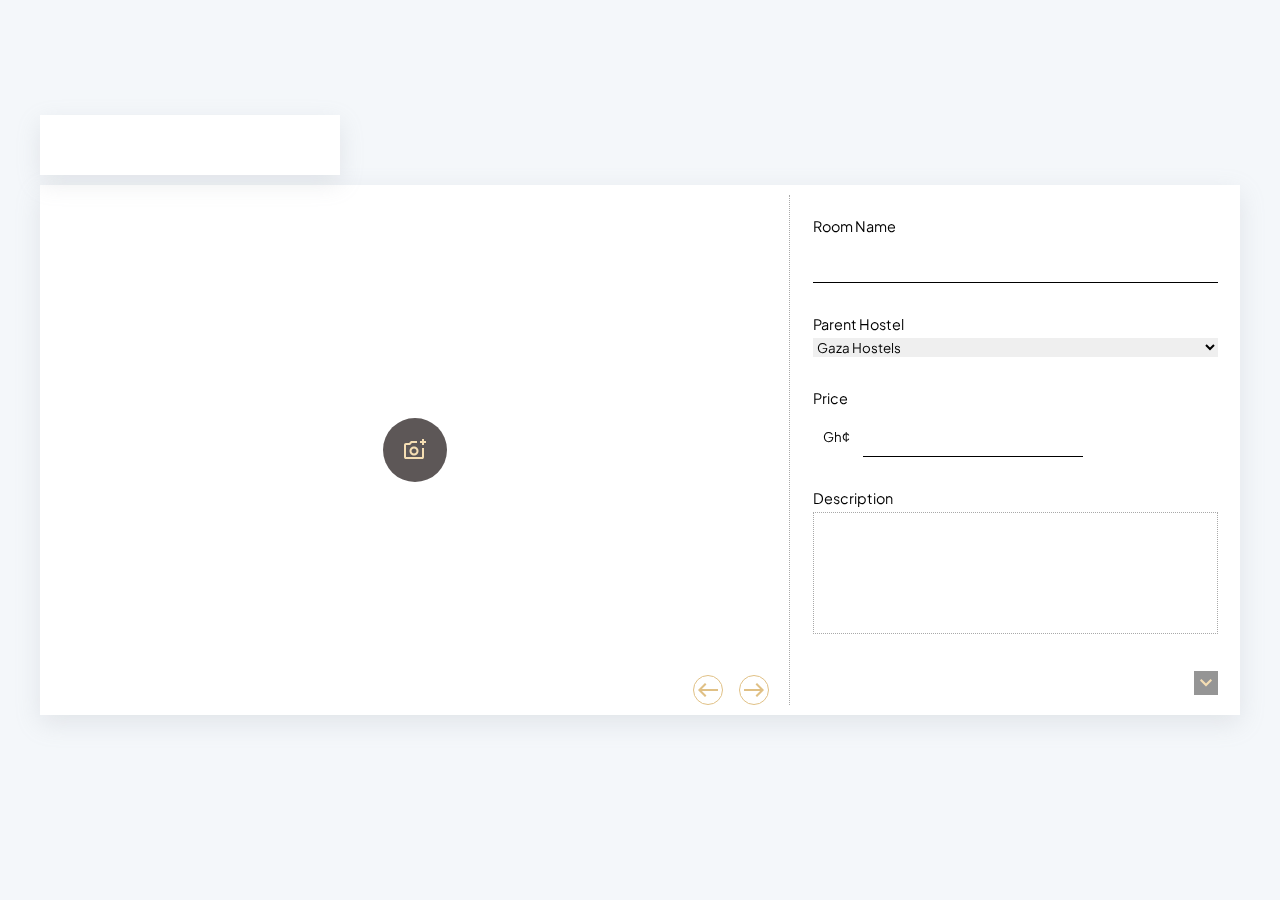
<file: add_room.html>
<!DOCTYPE html>
<html lang="en">
<head>
  <meta charset="UTF-8">
  <meta http-equiv="X-UA-Compatible" content="IE=edge">
  <meta name="viewport" content="width=device-width, initial-scale=1.0">
  <link rel="stylesheet" href="https://cdn.jsdelivr.net/npm/swiper@9/swiper-bundle.min.css" />
  <link rel="stylesheet"
    href="https://fonts.googleapis.com/css2?family=Material+Symbols+Outlined:opsz,wght,FILL,GRAD@48,300,0,0" />
  <link rel="stylesheet" href="css/base.css">
  <link rel="stylesheet" href="css/add_room.css">
  <title>Document</title>
</head>
<body>
  <section class="page">
    
    <form method="post">
      <section class="image_box_swiper swiper">
        <div class="swiper-wrapper">
          <label class="swiper-slide" for="image1"> 
            <input type="file" accept="image/*" id="image1" name="image1" required>
            <div class="add_box material-symbols-outlined">
              add_a_photo
            </div> 
          </label>
          <label class="swiper-slide" for="image2"> 
            <input type="file" accept="image/*" id="image2" name="image2" required>
            <div class="add_box material-symbols-outlined">
              add_a_photo
            </div> 
          </label>
          <label class="swiper-slide" for="image3"> 
            <input type="file" accept="image/*" id="image3" name="image3" required>
            <div class="add_box material-symbols-outlined">
              add_a_photo
            </div> 
          </label>
            <input type="file" accept="image/*" id="image3" name="image3">
            <div class="add_box material-symbols-outlined">
              add_a_photo
            </div> 
          </label>
        </div>
        <nav>
          <button type="button" class="material-symbols-outlined image_box_swiper_prev">west</button>
          <button type="button" class="material-symbols-outlined image_box_swiper_next">east</button>
        </nav>
      </section>
      <section class="image_box_swiper_thumb swiper">
        <div class="swiper-wrapper">
          <div class="swiper-slide"></div>
          <div class="swiper-slide"></div>
          <div class="swiper-slide"></div>
        </div>
      </section>
      <section class="info_box_swiper swiper">
        <div class="swiper-wrapper">
          <div class="swiper-slide">
            <div class="info_box">
              <div class="input_field">
                <span>Room Name</span>
                <input type="text" required>
              </div>
              <div class="input_field">
                <span>Parent Hostel</span>
                <select required>
                  <option value="">Gaza Hostels</option>
                  <option value="">Whitpalm</option>
                </select>
              </div>
              <div class="input_field">
                <span>Price</span>
                <div id="num_box">
                  <small>Gh¢</small>
                  <input type="number" min="500" max="50000" required>
                </div>
              </div>
              <div class="input_field">
                <span>Description</span>
                <textarea name="" id="" cols="30" rows="10"></textarea>
              </div>
              <button type="button" class="material-symbols-outlined info_box_swiper_next">expand_more</button>
            </div>
          </div>
          <div class="swiper-slide">
            <div class="info_box">
              <div class="facility_box">
                <span id="check_nav">Check all</span>
                <label >
                  <input type="checkbox">
                  <div>Air Conditioner</div>
                </label>
                <label >
                  <input type="checkbox">
                  <div>Kitchen</div>
                </label>
                <label >
                  <input type="checkbox">
                  <div>Study Station</div> 
                </label>
                <label >
                  <input type="checkbox">
                  <div>Laundry Services</div>
                </label>
                <label >
                  <input type="checkbox">
                  <div>Delivery Services</div>
                </label>
                <label >
                  <input type="checkbox">
                  <div>Unique Room design</div>
                </label>
                <label>
                  <input type="checkbox">
                  <div>Tv with Decoder</div>
                </label>
                <label>
                  <input type="checkbox">
                  <div>Self Metred</div>
                </label>
                <button type="submit"> + ADD</button>
              </div>

              <style>
                #check_nav{
                  background: rgb(69, 202, 255);
                  color: white;
                  padding: 5px;
                  cursor: pointer;
                }
                .facility_box{
                  display: flex;
                  gap: 1rem;
                  flex-direction: column;
                  align-items: flex-start;
                }
                .facility_box label{
                  display: flex;
                  gap: 0.4rem;
                }
                .facility_box button[type='submit']{
                  padding: 10px;
                  display: flex;
                  align-items: center;
                  justify-content: center;
                  background: #59e3a7;
                  color: white;
                }
              </style>
              <button type="button" class="material-symbols-outlined info_box_swiper_prev">expand_less</button>
            </div>
          </div>
        </div>
      </section>
    </form>
  </section>


  <script>
    const image_in = document.querySelectorAll('.image_box_swiper label input')
    const image_out = document.querySelectorAll('.image_box_swiper label')
    const image_out_thumb = document.querySelectorAll('.image_box_swiper_thumb .swiper-slide')

    image_in.forEach((inp,i)=>{
      inp.onchange =()=>{
        var [image_obj] = inp.files
        var image_url = URL.createObjectURL(image_obj)
        image_out[i].style.backgroundImage = `url(${image_url})`
        image_out_thumb[i].style.backgroundImage = `url(${image_url})`
      }
    })
    
  </script>
  <script>
    const check_nav = document.getElementById('check_nav')
    const checkBoxes = document.querySelectorAll('.facility_box input')
    check_nav.onclick =()=>{
      checkBoxes.forEach(el=>{
        el.checked = true
      })
    }
  </script>

  <script src="https://cdn.jsdelivr.net/npm/swiper@9/swiper-bundle.min.js"></script>
  <script>
    var image_box_swiper_thumb = new Swiper('.image_box_swiper_thumb',{
      loop: false,
      slidesPerView : 3,
      spaceBetween : 3
    })

    var image_box_swiper = new Swiper('.image_box_swiper',{
      loop:false,
      navigation: {
        nextEl: '.image_box_swiper_next',
        prevEl: '.image_box_swiper_prev',
      },
      speed : 1000,
      thumbs : {
        swiper : image_box_swiper_thumb
      }
    });

    var info_box_swiper = new Swiper('.info_box_swiper',{
      loop:false,
      direction: 'vertical',
      navigation: {
        nextEl: '.info_box_swiper_next',
        prevEl: '.info_box_swiper_prev',
      },
      speed : 1000,
    });
  </script>
</body>
</html>
</file>
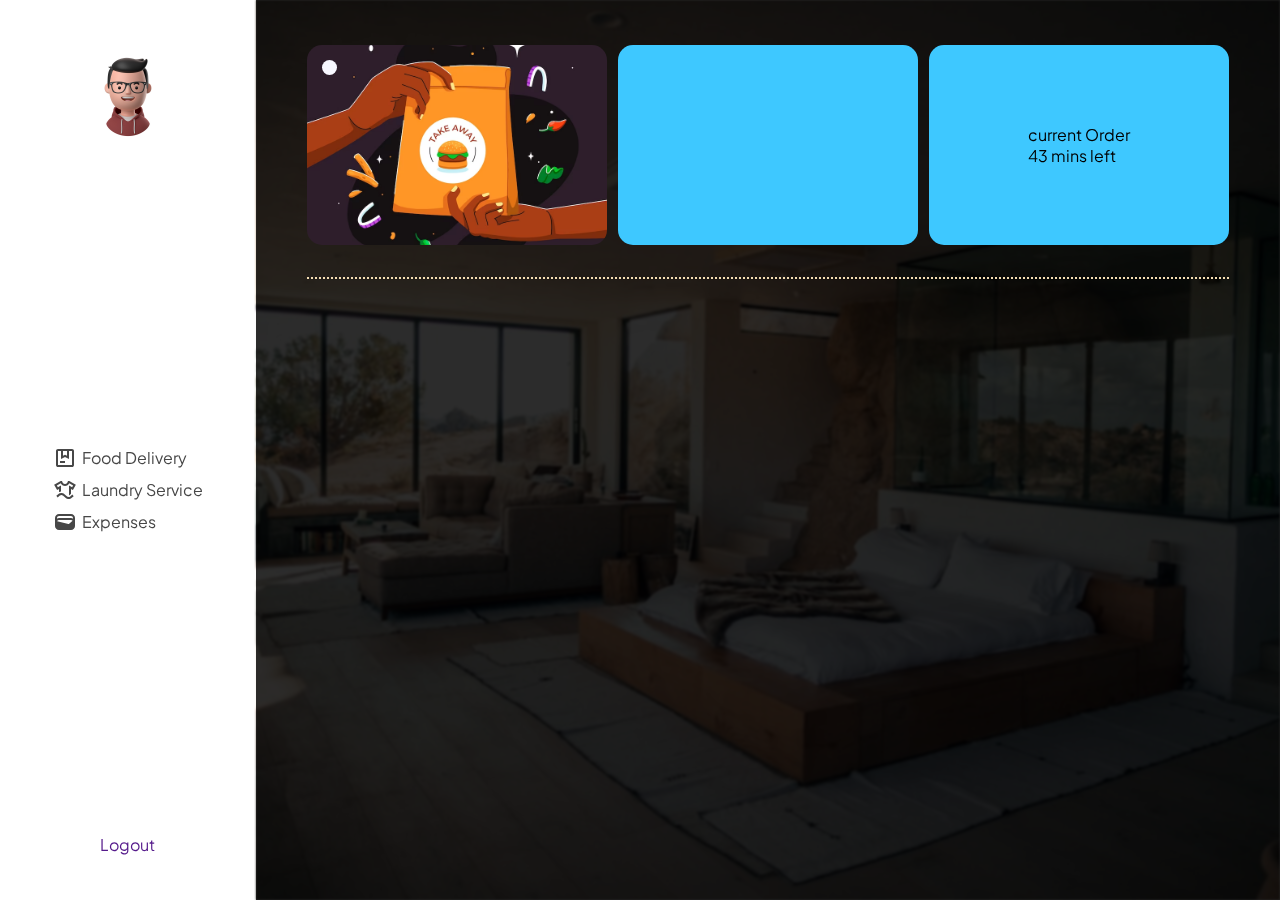
<file: my_room.html>
<!DOCTYPE html>
<html lang="en">
<head>
  <meta charset="UTF-8">
  <meta http-equiv="X-UA-Compatible" content="IE=edge">
  <link rel="stylesheet"  href="https://fonts.googleapis.com/css2?family=Material+Symbols+Outlined:opsz,wght,FILL,GRAD@48,300,0,0" />
  <meta name="viewport" content="width=device-width, initial-scale=1.0">
  <link rel="stylesheet" href="css/base.css">
  <title>Document</title>
</head>
<body>
  <section class="page">
    <Section class="sideBar">
      <header>
        <div></div>
      </header>
      <nav>
        <a href=""><i class="material-symbols-outlined">package</i> Food Delivery</a>
        <a href=""><i class="material-symbols-outlined">laundry</i> Laundry Service</a>
        <a href=""><i class="material-symbols-outlined">wallet</i> Expenses</a>
      </nav>
      <footer>
        <a href="">Logout</a>
      </footer>
    </Section>
    <section class="main">
      <div class="bg"></div>
      <div class="fg">
        <div class="main_top">
          <div class="box" style="background-image: url(images/take_away.avif);">
            <div>
              <span>ORDER A MEAL</span>
            </div>
            <p>
            </p>
          </div>
          <div class="box"></div>
          <div class="box">
            current Order  <br>
            43 mins left
          </div>
        </div>
        <hr>
      </div>

    </section>
  </section>
</body>
</html>
<style>
  .main_top{
    width: 100%;
    display: flex;
    justify-content: space-between;
  }
  .main_top .box{
    width: 300px;
    height: 200px;
    background: rgb(62, 200, 255);
    background-position: center;
    background-size: cover;
    position: relative;
    cursor: pointer;
    display: flex;
    align-items: center;
    justify-content: center;
    border-radius: 15px;
    overflow: hidden;
  }
  .main_top .box div{
    z-index: 10;
    opacity: 0;
    transition: 0.3s ease;
  }
  .main_top span{
    font-size: 1.3rem;
    /* font-family: 'Alegreya Sans SC', sans-serif; */
  }
  .main_top .box p{
    position: absolute;
    height: 15px;
    width: 15px;
    border-radius: 50%;
    top: 15px;
    background: ghostwhite;
    transition: 0.3s ease;
    left: 15px;
  }
  .main_top .box:hover p{
    scale: 42;
    z-index: 5;
    /* width: 100%; */
  }
  .main_top .box:hover p span{
    display: flex;
  }
  .main_top .box:hover div{
    opacity: 1;
  }
  .fg{
    display: flex;
    flex-direction: column;
    gap: 2rem;
  }
  .main hr{
    width: 100%;
    border-top: 2px dotted wheat;
  }
</style>

<style>
  .page{
    align-items: flex-end;
  }
  .sideBar{
    position: fixed;
    top: 0;
    left: 0;
    width: 18%;
    height: 90vh;
    padding: 5vh 1%;
    display: flex;
    flex-direction: column;
    align-items: center;
    justify-content: space-between;
  }
  .sideBar header div{
    width: 100px;
    height: 100px;
    background-image: url(images/3d-avatar-male_lg.webp);
    background-position: center;
    background-size: cover;
    border-radius: 50%;
  }
  .sideBar nav{
    display: flex;
    flex-direction: column;
    gap: 0.5rem;
    /* align-items: center; */
  }
  .sideBar nav a{
    display: flex;
    color: rgb(71, 71, 71);
    align-items: center;
    gap: 0.3rem;
  }
  .main{
    width: 75%;
    height: 90vh;
    position: relative;
    padding: 5vh 2.5%;
    z-index: 100;
  }
  .main .bg,.main .fg{
    height: 90%;
    width: 90%;
    padding: 5vh 5%;
    position: absolute;
    left: 0;
    top: 0;
    /* background: black; */
    
  }
  .main .bg{
    background-image: url(images/room1.jpg);
    background-position: center;
    background-size: cover;
    filter: blur(1.3px);
  }
  .main .fg{
    background: rgba(0, 0, 0, 0.822);
  }
  
</style>
</file>
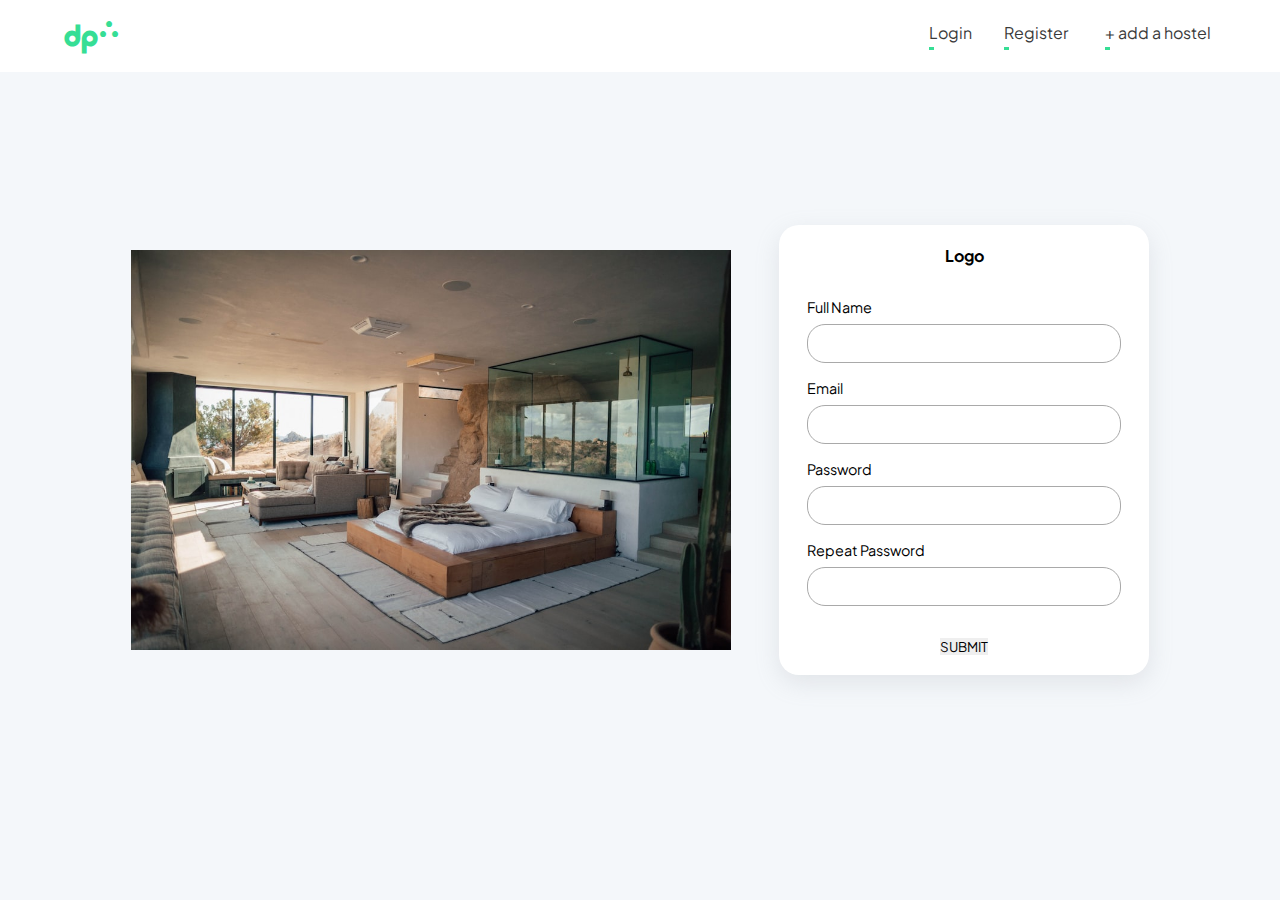
<file: register.html>
<!DOCTYPE html>
<html lang="en">

<head>
  <meta charset="UTF-8">
  <meta http-equiv="X-UA-Compatible" content="IE=edge">
  <meta name="viewport" content="width=device-width, initial-scale=1.0">
  <link rel="stylesheet"
    href="https://fonts.googleapis.com/css2?family=Material+Symbols+Outlined:opsz,wght,FILL,GRAD@48,300,0,0" />
  <link rel="stylesheet" href="css/base.css">
  <link rel="stylesheet" href="css/nav.css">
  <link rel="stylesheet" href="css/register.css">
  <title>Document</title>
</head>

<body>
  <section class="page">
    <nav class="head_nav">
      <h1>dp <i class="material-symbols-outlined">atr</i></h1>
      <div>
        <a href="login.html">Login <span></span></a>
        <a href="register.html">Register <span></span></a>
        <a href="add_hostel.html" id="add">+ add a hostel <span></span></a>
      </div>
      <button type="button" class="material-symbols-outlined" id="head_nav_tag">navigate_next</button>
    </nav>
    <section class="form_box">
      <div class="form_box_left"></div>
      <form class="form_box_right">
        <strong>Logo</strong>
        <div class="input_box">
          <div class="input_field">
            <span>Full Name</span>
            <input type="text" name="full_name">
          </div>
          <div class="input_field">
            <span>Email</span>
            <input type="email" name="email">
          </div>
          <div class="input_field">
            <span>Password</span>
            <input type="password" name="password">
          </div>
          <div class="input_field">
            <span>Repeat Password</span>
            <input type="password" name="repeat_password">
          </div>
        </div>
        <button>SUBMIT</button>
      </form>
      <!-- <script src="https://cdn.jsdelivr.net/npm/swiper@9/swiper-bundle.min.js"></script> -->
      <script src="js/nav.js"></script>
</body>

</html>
</file>
<file: css/base.css>
@import url('https://fonts.googleapis.com/css2?family=Baloo+2&family=Commissioner&family=Martel+Sans&display=swap');
@import url('https://fonts.googleapis.com/css2?family=Alegreya+Sans+SC&display=swap');
@import url('https://fonts.googleapis.com/css2?family=Alegreya+SC&display=swap');
@import url('https://fonts.googleapis.com/css2?family=Poppins&display=swap');
@import url('https://fonts.googleapis.com/css2?family=Bebas+Neue&display=swap');
@import url('https://fonts.googleapis.com/css2?family=Plus+Jakarta+Sans&display=swap');



@font-face {
    font-family: 'DessauProDrei';
    src: url('DessauProDrei.woff') format('woff');
    font-weight: normal;
    font-style: normal;
  }
* {
    margin: 0;
    padding: 0;
    border: none;
    outline: none;
    text-decoration: none;
    font-family: 'Poppins', sans-serif;
    font-family: 'Plus Jakarta Sans', sans-serif;
    scroll-behavior: smooth;
}
:root {
    --uni_width: 90%;
    --uni_padding: 0 5%;
}
.page {
    position: relative;
    width: 100%;
    display: flex;
    flex-direction: column;
    justify-content: center;
    align-items: center;
}

h1{
    font-family: 'DessauProDrei';
}
</file>
<file: css/add_room.css>
.page{
  min-height: 100vh;
  background: #f4f7fa;
}
form{
  width: 1200px;
  position: relative;
  background: white;
  align-items: center;
  display: flex;
  box-shadow: rgba(149, 157, 165, 0.2) 0px 8px 24px;
}
.image_box_swiper_thumb{
  height: 60px;
  width: 300px;
  position: absolute;
  left: 0px;
  top: -70px;
  background: white;
  box-shadow: rgba(149, 157, 165, 0.2) 0px 8px 24px;
}
.image_box_swiper{
  width: 750px;
  height: 530px;
  
}
.image_box_swiper .swiper-slide{
  width: 100%;
}

.image_box_swiper nav{
  position: absolute;
  bottom: 10px;
  right: 20px;
  z-index: 10;
  gap: 1rem;
  display: flex;
}
.image_box_swiper nav button{
  width: 30px;
  height: 30px;
  display: flex;
  align-items: center;
  justify-content: center;
  background: transparent;
  border-radius: 50%;
  border: 1px solid rgb(224, 192, 133);
  color: rgb(224, 192, 133);
}
.info_box_swiper{
  border-left: 1px dotted darkgray;
  height: 510px;
  width: 450px;
}
.info_box_swiper .swiper-slide{
  width: 100%;
  height: 100%;
  display: flex;
  justify-content: center;
}
.info_box_swiper .info_box{
  width: 90%;
  padding: 5% 5%;
  height: 90%;
}

.info_box{
  display: flex;
  flex-direction: column;
  gap: 2rem;
}
.info_box .input_field{
  display: flex;
  flex-direction: column;
  gap: 0.3rem;
}
.info_box .input_field span{
  font-size: 0.9rem;
}
.info_box .input_field input[type='text']{
  border-bottom: 1px solid black;
  font-size: 1.1rem;
  padding: 10px;
}
.info_box .input_field #num_box small{
  padding: 10px;
  border-radius: 8px 0 0 8px;
}
.info_box .input_field #num_box input{
  border-bottom: 1px solid black;
  padding: 10px;
  width: 200px;
  font-size: 1.2rem;
}
.info_box .input_field #num_box input::-webkit-inner-spin-button{
  display: none;
}
textarea{
  resize: none;
  padding: 10px;
  height: 100px;
  border: 1px dotted darkgray;    
}
.info_box button[type='button']{
  position: absolute;
  display: flex;
  cursor: pointer;
  align-items: center;
  justify-content: center;
  background: rgba(0, 0, 0, 0.416);
  color: wheat;
}
.info_box .info_box_swiper_next{
  right: 5%;
  bottom: 10px;
}
.info_box .info_box_swiper_prev{
  right: 5%;
  top: 10px;
}
.image_box_swiper label{
  display: flex;
  flex-direction: column;
  align-items: center;
  justify-content: center;
}
.swiper-slide{
  background-position: center;
  background-size: cover;
}
.image_box_swiper label div{
  display: flex;
  align-items: center;
  flex-direction: column;
  padding: 20px;
  background: rgba(45, 37, 37, 0.774);
  color: wheat;
  border-radius: 50%;
}
.image_box_swiper_thumb .swiper-slide{
  filter: brightness(50%);
}
.image_box_swiper_thumb .swiper-slide-thumb-active{
  filter: brightness(100%);
}
.image_box_swiper label input{
  height: 1px;
  width: 1px;
  position: absolute;
  /* visibility: hidden; */
  /* display: none; */
}

@media all and (max-width:1200px){
  form{
    flex-direction: column;
    width: 100%;
    padding: 10px 0;
    gap: 1rem;
  }
  .image_box_swiper,.info_box_swiper{
    width: 85%;
    border: 1px dotted darkgray;
  }
  .image_box_swiper_thumb{
    top: 10px;
    left: 10%;
  }
}
@media all and (max-width:800px){
  .image_box_swiper_thumb{
    display: none;
  }
  .image_box_swiper{
    height: 350px;
  }
}
</file>
<file: css/nav.css>
.head_nav {
  width: var(--uni_width);
  padding: var(--uni_padding);
  min-height: 8vh;
  display: flex;
  align-items: center;
  justify-content: space-between;
  background: white;
}
.head_nav h1{
  font-size: 2rem;
  display: flex;
  color: #36de95;
  align-items: flex-start;
}
.head_nav div {
  display: flex;
  align-items: center;
  gap: 2rem;
}

.head_nav div #add {
  padding: 5px;
  display: flex;
  justify-content: center;
  border-radius: 40px;
}
.head_nav div a{
  display: flex;
  flex-direction: column;
  gap: 0.2rem 0;
  color: rgb(58, 58, 58);
  align-items: flex-start;
}

.head_nav div a span{
  display: block;
  height: 3px;
  width: 5px;
  transition: 0.4s ease;
  background: #36de95;
}
.head_nav div a:hover span{
  width: 100%;
}

#head_nav_tag {
  display: none;
}


@media all and (max-width:1100px){
  .head_nav {
    width: auto;
    flex-direction: column;
    position: absolute;
    top: 0;
    left: 0;
    left: -176px;
    z-index: 100;
    gap: 1rem;
    padding: 20px 30px;
    transition: 0.4s ease;
    background: white;
  }

  .head_nav.change {
    left: 0;
  }

  #head_nav_tag {
    display: flex;
    position: absolute;
    left: 100%;
    display: flex;
    align-items: center;
    justify-content: center;
    font-weight: 600;
    cursor: pointer;
    padding: 3px;
    font-size: 1.8rem;
    background: wheat;
    top: 0;
  }

  .head_nav div {
    gap: 1rem;
    flex-direction: column;
  }
}
</file>
<file: css/register.css>
:root{
  --background_image : url(../images/room1.jpg);
}
.page{
  background: #f4f7fa !important;
}
.head_nav{
  position: absolute !important;
  top: 0;
}

form {
  display: flex;
  flex-direction: column;
  justify-content: space-around;
  align-items: center;
}

form .input_box {
  width: 85%;
  padding: 0 2.5%;
  border-radius: 10px;
  display: flex;
  flex-direction: column;
  gap: 1rem;
}

form .input_box .input_field {
  display: flex;
  flex-direction: column;
  gap: 0.5rem;
}

form .input_box .input_field input {
  border: 1px solid darkgray;
  padding: 10px;
  border-radius: 18px;
}

form .input_box .input_field span {
  font-size: 0.9rem;
}

.form_box {
  width: 100%;
  height: 100vh;
  display: flex;
  align-items: center;
  justify-content: center;
  gap: 3rem;
}

.form_box_left {
  width: 600px;
  height: 400px;
  background: salmon;
  background-image: var(--background_image);
  background-size: cover;
  background-position: center;
}

.form_box form {
  width: 370px;
  /* height: 500px; */
  background: white;
  box-shadow: rgba(149, 157, 165, 0.2) 0px 8px 24px;
  border-radius: 20px;
  gap: 2rem;
  padding: 20px 0;
}

@media all and (max-width:1100px) {
  .form_box_left {
    display: none;
  }

  .form_box {
    background-image: var(--background_image);
    background-size: cover;
    gap: 0;
    background-position: center;
  }
}

@media all and (max-width:500px) {
  .form_box form {
    border-radius: 0;
    width: 90%;
  }

  form .input_field {
    align-items: center;
  }

  form .input_field input {
    width: 90%;
  }
}
</file>
